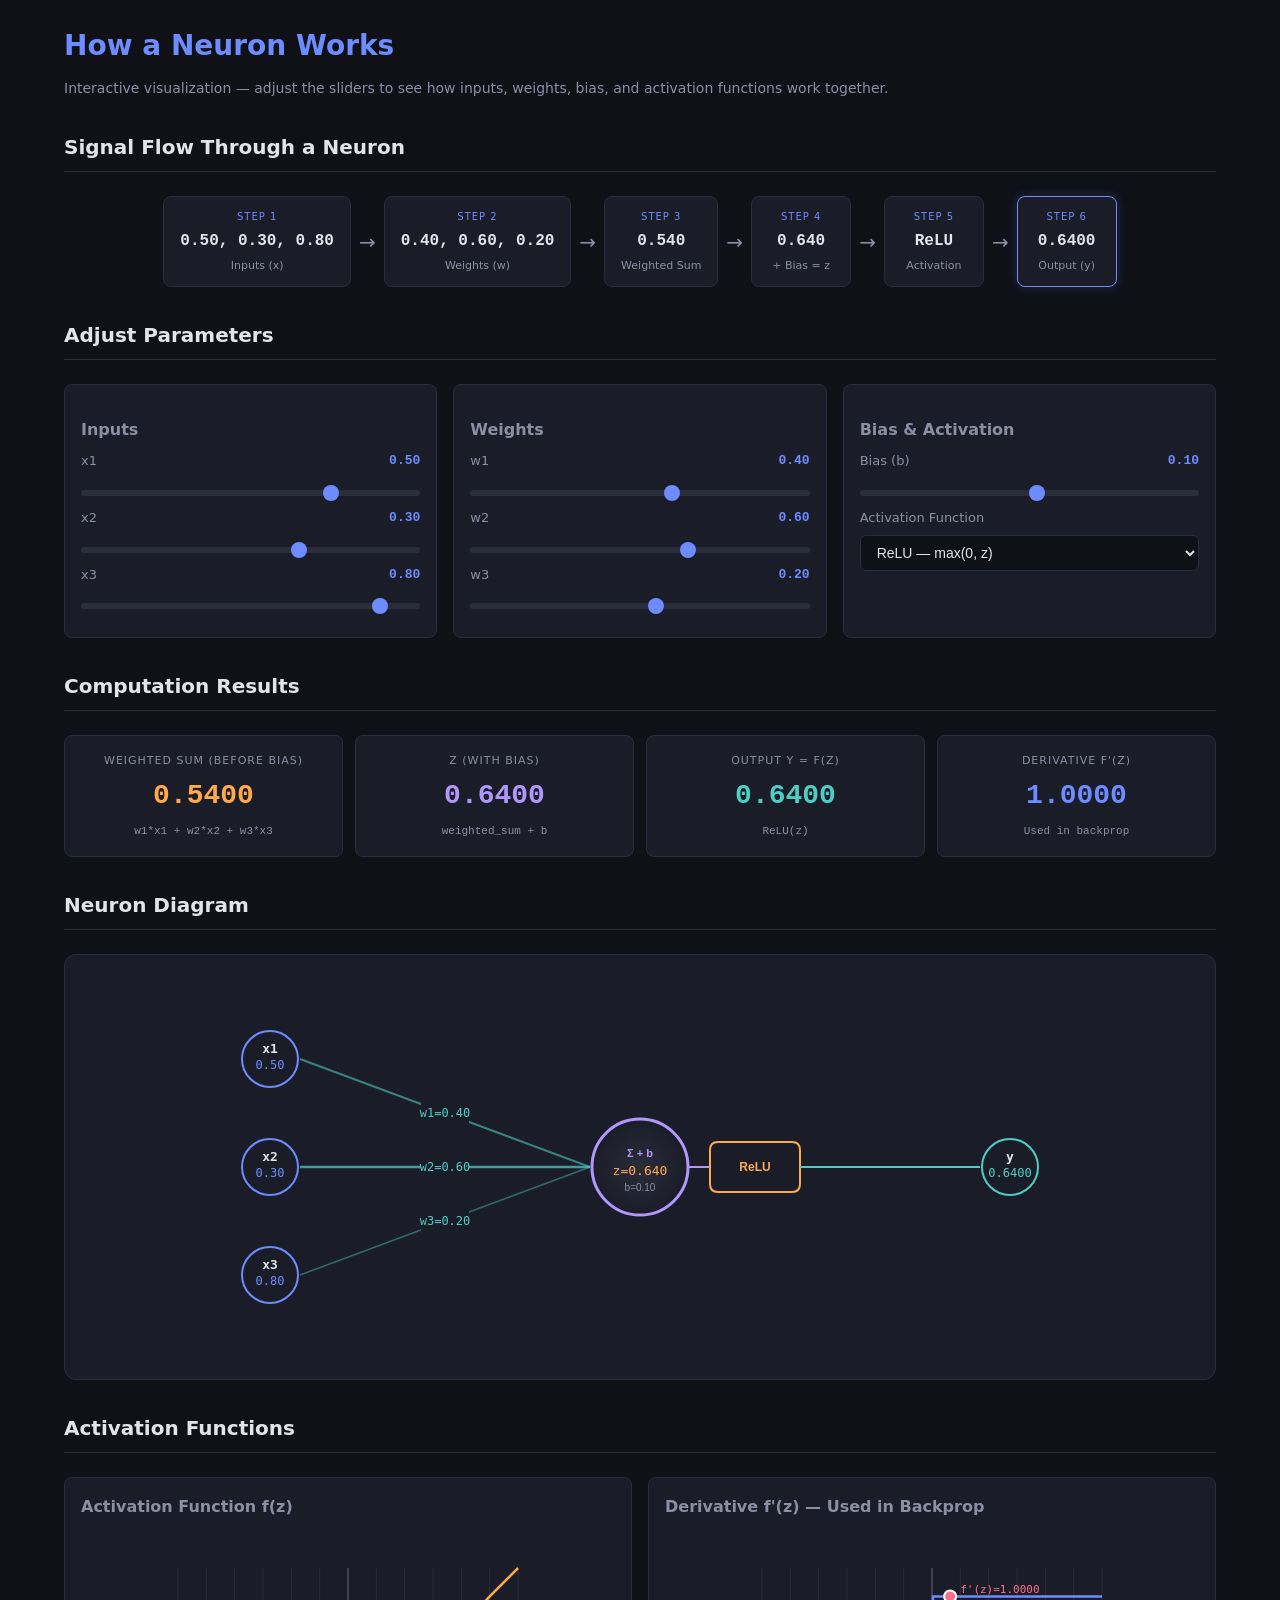
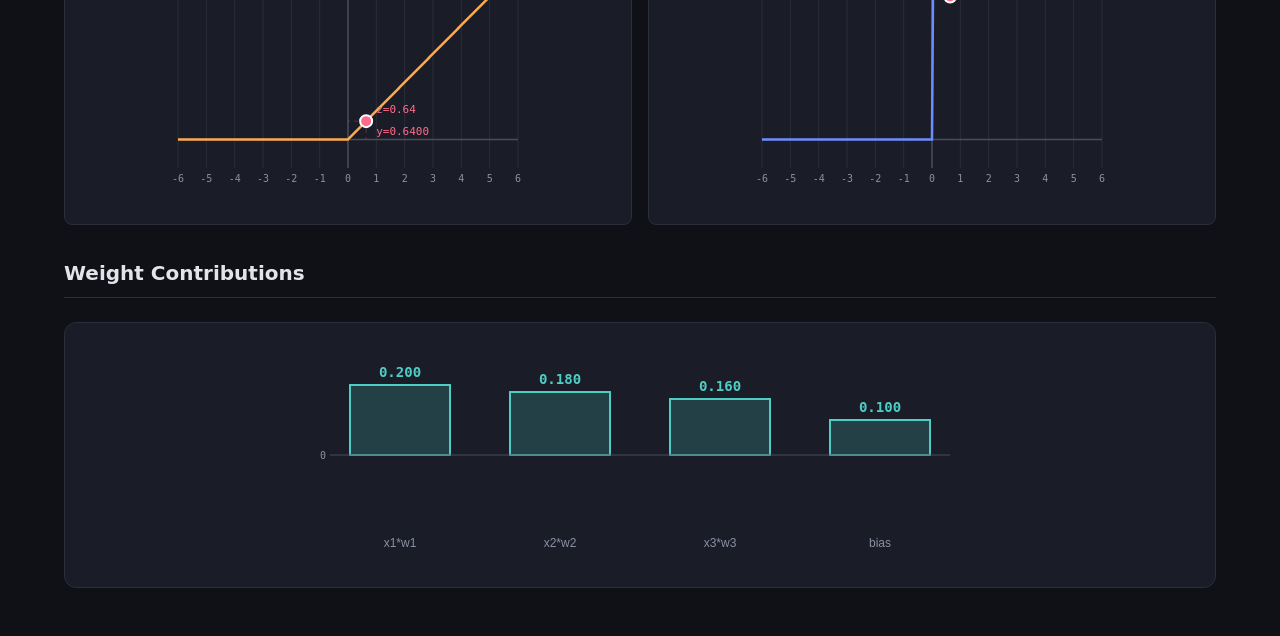
<file: visualizations/neuron_interactive.html>
<!DOCTYPE html>
<html lang="en">
<head>
<meta charset="UTF-8">
<meta name="viewport" content="width=device-width, initial-scale=1.0">
<title>How a Neuron Works — Interactive Visualization</title>
<style>
  :root {
    --bg: #0f1117;
    --surface: #1a1d27;
    --border: #2a2d3a;
    --text: #e2e4e9;
    --text-dim: #8b8fa3;
    --accent: #6c8cff;
    --accent2: #ff6c8c;
    --positive: #4ecdc4;
    --negative: #ff6b6b;
    --orange: #ffa94d;
    --purple: #b197fc;
  }
  * { box-sizing: border-box; margin: 0; padding: 0; }
  body {
    font-family: 'Segoe UI', system-ui, -apple-system, sans-serif;
    background: var(--bg);
    color: var(--text);
    line-height: 1.6;
    padding: 24px;
    max-width: 1200px;
    margin: 0 auto;
  }
  h1 { font-size: 28px; margin-bottom: 8px; color: var(--accent); }
  h2 { font-size: 20px; margin: 32px 0 16px; color: var(--text); border-bottom: 1px solid var(--border); padding-bottom: 8px; }
  h3 { font-size: 16px; margin: 16px 0 8px; color: var(--text-dim); }
  p { color: var(--text-dim); margin-bottom: 12px; font-size: 14px; }
  .subtitle { color: var(--text-dim); margin-bottom: 32px; font-size: 14px; }

  .neuron-container {
    background: var(--surface);
    border: 1px solid var(--border);
    border-radius: 12px;
    padding: 32px;
    margin: 24px 0;
  }
  canvas { display: block; margin: 0 auto; }

  .controls {
    display: grid;
    grid-template-columns: repeat(auto-fit, minmax(280px, 1fr));
    gap: 16px;
    margin: 24px 0;
  }
  .control-group {
    background: var(--surface);
    border: 1px solid var(--border);
    border-radius: 8px;
    padding: 16px;
  }
  .control-group label {
    display: flex;
    justify-content: space-between;
    align-items: center;
    font-size: 13px;
    color: var(--text-dim);
    margin-bottom: 6px;
  }
  .control-group label span.val {
    color: var(--accent);
    font-weight: 600;
    font-family: 'SF Mono', 'Fira Code', monospace;
  }
  input[type="range"] {
    width: 100%;
    height: 6px;
    -webkit-appearance: none;
    background: var(--border);
    border-radius: 3px;
    outline: none;
    margin-bottom: 12px;
  }
  input[type="range"]::-webkit-slider-thumb {
    -webkit-appearance: none;
    width: 16px;
    height: 16px;
    border-radius: 50%;
    background: var(--accent);
    cursor: pointer;
  }
  select {
    width: 100%;
    padding: 8px 12px;
    background: var(--bg);
    color: var(--text);
    border: 1px solid var(--border);
    border-radius: 6px;
    font-size: 14px;
    outline: none;
    cursor: pointer;
  }
  select:focus { border-color: var(--accent); }

  .output-panel {
    display: grid;
    grid-template-columns: repeat(auto-fit, minmax(200px, 1fr));
    gap: 12px;
    margin: 24px 0;
  }
  .output-card {
    background: var(--surface);
    border: 1px solid var(--border);
    border-radius: 8px;
    padding: 16px;
    text-align: center;
  }
  .output-card .label { font-size: 11px; text-transform: uppercase; letter-spacing: 1px; color: var(--text-dim); margin-bottom: 4px; }
  .output-card .value { font-size: 28px; font-weight: 700; font-family: 'SF Mono', 'Fira Code', monospace; }
  .output-card .formula { font-size: 11px; color: var(--text-dim); margin-top: 4px; font-family: 'SF Mono', monospace; }
  .val-positive { color: var(--positive); }
  .val-negative { color: var(--negative); }
  .val-accent { color: var(--accent); }
  .val-orange { color: var(--orange); }
  .val-purple { color: var(--purple); }

  .graph-container {
    display: grid;
    grid-template-columns: 1fr 1fr;
    gap: 16px;
    margin: 24px 0;
  }
  .graph-box {
    background: var(--surface);
    border: 1px solid var(--border);
    border-radius: 8px;
    padding: 16px;
  }
  .graph-box h3 { margin-top: 0; }

  .step-flow {
    display: flex;
    align-items: center;
    gap: 8px;
    margin: 24px 0;
    flex-wrap: wrap;
    justify-content: center;
  }
  .step-box {
    background: var(--surface);
    border: 1px solid var(--border);
    border-radius: 8px;
    padding: 12px 16px;
    text-align: center;
    min-width: 100px;
    transition: all 0.3s;
  }
  .step-box.active { border-color: var(--accent); box-shadow: 0 0 12px rgba(108,140,255,0.2); }
  .step-box .step-num { font-size: 10px; color: var(--accent); text-transform: uppercase; letter-spacing: 1px; }
  .step-box .step-val { font-size: 16px; font-weight: 700; margin-top: 4px; font-family: 'SF Mono', monospace; }
  .step-box .step-label { font-size: 11px; color: var(--text-dim); margin-top: 2px; }
  .arrow { color: var(--text-dim); font-size: 20px; }

  @media (max-width: 768px) {
    .graph-container { grid-template-columns: 1fr; }
    .controls { grid-template-columns: 1fr; }
    .step-flow { flex-direction: column; }
    .arrow { transform: rotate(90deg); }
  }
</style>
</head>
<body>

<h1>How a Neuron Works</h1>
<p class="subtitle">Interactive visualization — adjust the sliders to see how inputs, weights, bias, and activation functions work together.</p>

<!-- STEP FLOW -->
<h2>Signal Flow Through a Neuron</h2>
<div class="step-flow" id="stepFlow">
  <div class="step-box active" id="step-inputs"><div class="step-num">Step 1</div><div class="step-val" id="sf-inputs">—</div><div class="step-label">Inputs (x)</div></div>
  <div class="arrow">&#x2192;</div>
  <div class="step-box" id="step-weights"><div class="step-num">Step 2</div><div class="step-val" id="sf-weights">—</div><div class="step-label">Weights (w)</div></div>
  <div class="arrow">&#x2192;</div>
  <div class="step-box" id="step-sum"><div class="step-num">Step 3</div><div class="step-val" id="sf-sum">—</div><div class="step-label">Weighted Sum</div></div>
  <div class="arrow">&#x2192;</div>
  <div class="step-box" id="step-bias"><div class="step-num">Step 4</div><div class="step-val" id="sf-bias">—</div><div class="step-label">+ Bias = z</div></div>
  <div class="arrow">&#x2192;</div>
  <div class="step-box" id="step-act"><div class="step-num">Step 5</div><div class="step-val" id="sf-act">—</div><div class="step-label">Activation</div></div>
  <div class="arrow">&#x2192;</div>
  <div class="step-box" id="step-output"><div class="step-num">Step 6</div><div class="step-val" id="sf-output">—</div><div class="step-label">Output (y)</div></div>
</div>

<!-- CONTROLS -->
<h2>Adjust Parameters</h2>
<div class="controls">
  <div class="control-group">
    <h3>Inputs</h3>
    <label>x1 <span class="val" id="v-x1">0.50</span></label>
    <input type="range" id="x1" min="-1" max="1" step="0.01" value="0.5">
    <label>x2 <span class="val" id="v-x2">0.30</span></label>
    <input type="range" id="x2" min="-1" max="1" step="0.01" value="0.3">
    <label>x3 <span class="val" id="v-x3">0.80</span></label>
    <input type="range" id="x3" min="-1" max="1" step="0.01" value="0.8">
  </div>
  <div class="control-group">
    <h3>Weights</h3>
    <label>w1 <span class="val" id="v-w1">0.40</span></label>
    <input type="range" id="w1" min="-2" max="2" step="0.01" value="0.4">
    <label>w2 <span class="val" id="v-w2">0.60</span></label>
    <input type="range" id="w2" min="-2" max="2" step="0.01" value="0.6">
    <label>w3 <span class="val" id="v-w3">0.20</span></label>
    <input type="range" id="w3" min="-2" max="2" step="0.01" value="0.2">
  </div>
  <div class="control-group">
    <h3>Bias &amp; Activation</h3>
    <label>Bias (b) <span class="val" id="v-bias">0.10</span></label>
    <input type="range" id="bias" min="-2" max="2" step="0.01" value="0.1">
    <label>Activation Function</label>
    <select id="activation">
      <option value="sigmoid">Sigmoid — 1/(1+e^-z)</option>
      <option value="relu" selected>ReLU — max(0, z)</option>
      <option value="tanh">Tanh — (e^z - e^-z)/(e^z + e^-z)</option>
      <option value="leaky_relu">Leaky ReLU — max(0.01z, z)</option>
      <option value="linear">Linear (no activation)</option>
    </select>
  </div>
</div>

<!-- OUTPUT CARDS -->
<h2>Computation Results</h2>
<div class="output-panel">
  <div class="output-card">
    <div class="label">Weighted Sum (before bias)</div>
    <div class="value val-orange" id="out-wsum">0.00</div>
    <div class="formula">w1*x1 + w2*x2 + w3*x3</div>
  </div>
  <div class="output-card">
    <div class="label">z (with bias)</div>
    <div class="value val-purple" id="out-z">0.00</div>
    <div class="formula">weighted_sum + b</div>
  </div>
  <div class="output-card">
    <div class="label">Output y = f(z)</div>
    <div class="value val-positive" id="out-y">0.00</div>
    <div class="formula" id="out-formula">ReLU(z)</div>
  </div>
  <div class="output-card">
    <div class="label">Derivative f'(z)</div>
    <div class="value val-accent" id="out-deriv">0.00</div>
    <div class="formula">Used in backprop</div>
  </div>
</div>

<!-- NEURON DIAGRAM -->
<h2>Neuron Diagram</h2>
<div class="neuron-container">
  <canvas id="neuronCanvas" width="900" height="360"></canvas>
</div>

<!-- ACTIVATION GRAPHS -->
<h2>Activation Functions</h2>
<div class="graph-container">
  <div class="graph-box">
    <h3>Activation Function f(z)</h3>
    <canvas id="activationGraph" width="420" height="280"></canvas>
  </div>
  <div class="graph-box">
    <h3>Derivative f'(z) — Used in Backprop</h3>
    <canvas id="derivativeGraph" width="420" height="280"></canvas>
  </div>
</div>

<!-- WEIGHT CONTRIBUTION BAR -->
<h2>Weight Contributions</h2>
<div class="neuron-container">
  <canvas id="barChart" width="900" height="200"></canvas>
</div>

<script>
const $ = id => document.getElementById(id);
const sliders = ['x1','x2','x3','w1','w2','w3','bias'];
const actSelect = $('activation');

function sigmoid(z) { return 1 / (1 + Math.exp(-z)); }
function sigmoidDeriv(z) { const s = sigmoid(z); return s * (1 - s); }
function relu(z) { return Math.max(0, z); }
function reluDeriv(z) { return z > 0 ? 1 : 0; }
function leakyRelu(z) { return z > 0 ? z : 0.01 * z; }
function leakyReluDeriv(z) { return z > 0 ? 1 : 0.01; }
function tanhAct(z) { return Math.tanh(z); }
function tanhDeriv(z) { const t = Math.tanh(z); return 1 - t * t; }
function linear(z) { return z; }
function linearDeriv() { return 1; }

function getActivation(name) {
  switch(name) {
    case 'sigmoid': return { fn: sigmoid, deriv: sigmoidDeriv, label: 'Sigmoid' };
    case 'relu': return { fn: relu, deriv: reluDeriv, label: 'ReLU' };
    case 'tanh': return { fn: tanhAct, deriv: tanhDeriv, label: 'Tanh' };
    case 'leaky_relu': return { fn: leakyRelu, deriv: leakyReluDeriv, label: 'Leaky ReLU' };
    case 'linear': return { fn: linear, deriv: linearDeriv, label: 'Linear' };
  }
}

function compute() {
  const x = [+$('x1').value, +$('x2').value, +$('x3').value];
  const w = [+$('w1').value, +$('w2').value, +$('w3').value];
  const b = +$('bias').value;
  const act = getActivation(actSelect.value);

  const products = x.map((xi, i) => xi * w[i]);
  const wsum = products.reduce((a, b) => a + b, 0);
  const z = wsum + b;
  const y = act.fn(z);
  const dy = act.deriv(z);

  sliders.forEach(id => {
    const el = $(id);
    $('v-' + id).textContent = parseFloat(el.value).toFixed(2);
  });

  $('sf-inputs').textContent = x.map(v => v.toFixed(2)).join(', ');
  $('sf-weights').textContent = w.map(v => v.toFixed(2)).join(', ');
  $('sf-sum').textContent = wsum.toFixed(3);
  $('sf-bias').textContent = z.toFixed(3);
  $('sf-act').textContent = act.label;
  $('sf-output').textContent = y.toFixed(4);

  $('out-wsum').textContent = wsum.toFixed(4);
  $('out-z').textContent = z.toFixed(4);
  $('out-y').textContent = y.toFixed(4);
  $('out-deriv').textContent = dy.toFixed(4);
  $('out-formula').textContent = act.label + '(z)';

  const yEl = $('out-y');
  yEl.className = 'value ' + (y >= 0 ? 'val-positive' : 'val-negative');

  drawNeuron(x, w, b, z, y, products, act.label);
  drawActivationGraph(act, z, y);
  drawDerivativeGraph(act, z, dy);
  drawBarChart(x, w, products, b);
  animateSteps();
}

function animateSteps() {
  const steps = ['step-inputs','step-weights','step-sum','step-bias','step-act','step-output'];
  steps.forEach((id, i) => {
    setTimeout(() => {
      steps.forEach(s => $(s).classList.remove('active'));
      $(id).classList.add('active');
    }, i * 200);
  });
}

function drawNeuron(x, w, b, z, y, products, actLabel) {
  const canvas = $('neuronCanvas');
  const ctx = canvas.getContext('2d');
  const W = canvas.width, H = canvas.height;
  ctx.clearRect(0, 0, W, H);

  const inputX = 80, neuronX = W/2, outputX = W - 80;
  const neuronY = H/2;
  const inputPositions = [H*0.2, H*0.5, H*0.8];

  // connections
  for (let i = 0; i < 3; i++) {
    const weight = w[i];
    const alpha = Math.min(Math.abs(weight), 1);
    ctx.beginPath();
    ctx.moveTo(inputX + 30, inputPositions[i]);
    ctx.lineTo(neuronX - 50, neuronY);
    ctx.strokeStyle = weight >= 0
      ? `rgba(78,205,196,${0.3 + alpha * 0.7})`
      : `rgba(255,107,107,${0.3 + alpha * 0.7})`;
    ctx.lineWidth = 1 + Math.abs(weight) * 2.5;
    ctx.stroke();

    // weight label
    const mx = (inputX + 30 + neuronX - 50) / 2;
    const my = (inputPositions[i] + neuronY) / 2;
    ctx.fillStyle = '#1a1d27';
    ctx.fillRect(mx - 24, my - 10, 48, 20);
    ctx.fillStyle = weight >= 0 ? '#4ecdc4' : '#ff6b6b';
    ctx.font = '12px monospace';
    ctx.textAlign = 'center';
    ctx.fillText('w' + (i+1) + '=' + weight.toFixed(2), mx, my + 4);
  }

  // input circles
  for (let i = 0; i < 3; i++) {
    ctx.beginPath();
    ctx.arc(inputX, inputPositions[i], 28, 0, Math.PI * 2);
    ctx.fillStyle = var_surface();
    ctx.fill();
    ctx.strokeStyle = '#6c8cff';
    ctx.lineWidth = 2;
    ctx.stroke();
    ctx.fillStyle = '#e2e4e9';
    ctx.font = 'bold 13px monospace';
    ctx.textAlign = 'center';
    ctx.fillText('x' + (i+1), inputX, inputPositions[i] - 6);
    ctx.fillStyle = '#6c8cff';
    ctx.font = '12px monospace';
    ctx.fillText(x[i].toFixed(2), inputX, inputPositions[i] + 10);
  }

  // neuron body
  ctx.beginPath();
  ctx.arc(neuronX, neuronY, 48, 0, Math.PI * 2);
  const grad = ctx.createRadialGradient(neuronX, neuronY, 0, neuronX, neuronY, 48);
  grad.addColorStop(0, '#2a2d3a');
  grad.addColorStop(1, '#1a1d27');
  ctx.fillStyle = grad;
  ctx.fill();
  ctx.strokeStyle = '#b197fc';
  ctx.lineWidth = 3;
  ctx.stroke();

  ctx.fillStyle = '#b197fc';
  ctx.font = 'bold 11px sans-serif';
  ctx.textAlign = 'center';
  ctx.fillText('Σ + b', neuronX, neuronY - 10);
  ctx.fillStyle = '#ffa94d';
  ctx.font = '13px monospace';
  ctx.fillText('z=' + z.toFixed(3), neuronX, neuronY + 8);
  ctx.fillStyle = '#8b8fa3';
  ctx.font = '10px sans-serif';
  ctx.fillText('b=' + b.toFixed(2), neuronX, neuronY + 24);

  // activation box
  const actX = neuronX + 100;
  ctx.beginPath();
  ctx.moveTo(neuronX + 48, neuronY);
  ctx.lineTo(actX - 30, neuronY);
  ctx.strokeStyle = '#b197fc';
  ctx.lineWidth = 2;
  ctx.stroke();

  roundRect(ctx, actX - 30, neuronY - 25, 90, 50, 8);
  ctx.fillStyle = '#1a1d27';
  ctx.fill();
  ctx.strokeStyle = '#ffa94d';
  ctx.lineWidth = 2;
  ctx.stroke();
  ctx.fillStyle = '#ffa94d';
  ctx.font = 'bold 12px sans-serif';
  ctx.textAlign = 'center';
  ctx.fillText(actLabel, actX + 15, neuronY + 4);

  // output
  ctx.beginPath();
  ctx.moveTo(actX + 60, neuronY);
  ctx.lineTo(outputX - 30, neuronY);
  ctx.strokeStyle = '#4ecdc4';
  ctx.lineWidth = 2;
  ctx.stroke();

  ctx.beginPath();
  ctx.arc(outputX, neuronY, 28, 0, Math.PI * 2);
  ctx.fillStyle = var_surface();
  ctx.fill();
  ctx.strokeStyle = y >= 0 ? '#4ecdc4' : '#ff6b6b';
  ctx.lineWidth = 2;
  ctx.stroke();
  ctx.fillStyle = '#e2e4e9';
  ctx.font = 'bold 13px monospace';
  ctx.fillText('y', outputX, neuronY - 6);
  ctx.fillStyle = y >= 0 ? '#4ecdc4' : '#ff6b6b';
  ctx.font = '12px monospace';
  ctx.fillText(y.toFixed(4), outputX, neuronY + 10);
}

function var_surface() { return '#1a1d27'; }

function roundRect(ctx, x, y, w, h, r) {
  ctx.beginPath();
  ctx.moveTo(x + r, y);
  ctx.lineTo(x + w - r, y);
  ctx.quadraticCurveTo(x + w, y, x + w, y + r);
  ctx.lineTo(x + w, y + h - r);
  ctx.quadraticCurveTo(x + w, y + h, x + w - r, y + h);
  ctx.lineTo(x + r, y + h);
  ctx.quadraticCurveTo(x, y + h, x, y + h - r);
  ctx.lineTo(x, y + r);
  ctx.quadraticCurveTo(x, y, x + r, y);
  ctx.closePath();
}

function drawActivationGraph(act, currentZ, currentY) {
  const canvas = $('activationGraph');
  const ctx = canvas.getContext('2d');
  const W = canvas.width, H = canvas.height;
  const pad = 40;
  ctx.clearRect(0, 0, W, H);

  const zMin = -6, zMax = 6;
  const yMin = act.label === 'Linear' ? -6 : act.label === 'ReLU' || act.label === 'Leaky ReLU' ? -1 : -1.2;
  const yMax = act.label === 'Linear' ? 6 : act.label === 'ReLU' || act.label === 'Leaky ReLU' ? 6 : 1.2;

  function toCanvasX(z) { return pad + (z - zMin) / (zMax - zMin) * (W - 2 * pad); }
  function toCanvasY(y) { return H - pad - (y - yMin) / (yMax - yMin) * (H - 2 * pad); }

  // grid
  ctx.strokeStyle = '#2a2d3a';
  ctx.lineWidth = 1;
  for (let z = Math.ceil(zMin); z <= zMax; z++) {
    const cx = toCanvasX(z);
    ctx.beginPath(); ctx.moveTo(cx, pad); ctx.lineTo(cx, H - pad); ctx.stroke();
    ctx.fillStyle = '#8b8fa3'; ctx.font = '10px monospace'; ctx.textAlign = 'center';
    ctx.fillText(z, cx, H - pad + 14);
  }

  // axes
  ctx.strokeStyle = '#4a4d5a';
  ctx.lineWidth = 1.5;
  ctx.beginPath(); ctx.moveTo(pad, toCanvasY(0)); ctx.lineTo(W - pad, toCanvasY(0)); ctx.stroke();
  ctx.beginPath(); ctx.moveTo(toCanvasX(0), pad); ctx.lineTo(toCanvasX(0), H - pad); ctx.stroke();

  // function curve
  ctx.beginPath();
  ctx.strokeStyle = '#ffa94d';
  ctx.lineWidth = 2.5;
  for (let px = pad; px <= W - pad; px++) {
    const z = zMin + (px - pad) / (W - 2 * pad) * (zMax - zMin);
    const y = act.fn(z);
    const cy = toCanvasY(y);
    if (px === pad) ctx.moveTo(px, cy); else ctx.lineTo(px, cy);
  }
  ctx.stroke();

  // current point
  const dotX = toCanvasX(Math.max(zMin, Math.min(zMax, currentZ)));
  const dotY = toCanvasY(Math.max(yMin, Math.min(yMax, currentY)));
  ctx.beginPath();
  ctx.arc(dotX, dotY, 6, 0, Math.PI * 2);
  ctx.fillStyle = '#ff6c8c';
  ctx.fill();
  ctx.strokeStyle = '#fff';
  ctx.lineWidth = 2;
  ctx.stroke();

  // dashed lines
  ctx.setLineDash([4, 4]);
  ctx.strokeStyle = '#ff6c8c44';
  ctx.lineWidth = 1;
  ctx.beginPath(); ctx.moveTo(dotX, dotY); ctx.lineTo(dotX, toCanvasY(0)); ctx.stroke();
  ctx.beginPath(); ctx.moveTo(dotX, dotY); ctx.lineTo(toCanvasX(0), dotY); ctx.stroke();
  ctx.setLineDash([]);

  // labels
  ctx.fillStyle = '#ff6c8c';
  ctx.font = '11px monospace';
  ctx.textAlign = 'left';
  ctx.fillText('z=' + currentZ.toFixed(2), dotX + 10, dotY - 8);
  ctx.fillText('y=' + currentY.toFixed(4), dotX + 10, dotY + 14);
}

function drawDerivativeGraph(act, currentZ, currentDeriv) {
  const canvas = $('derivativeGraph');
  const ctx = canvas.getContext('2d');
  const W = canvas.width, H = canvas.height;
  const pad = 40;
  ctx.clearRect(0, 0, W, H);

  const zMin = -6, zMax = 6;
  const yMin = -0.2, yMax = 1.2;

  function toCanvasX(z) { return pad + (z - zMin) / (zMax - zMin) * (W - 2 * pad); }
  function toCanvasY(y) { return H - pad - (y - yMin) / (yMax - yMin) * (H - 2 * pad); }

  // grid
  ctx.strokeStyle = '#2a2d3a'; ctx.lineWidth = 1;
  for (let z = Math.ceil(zMin); z <= zMax; z++) {
    const cx = toCanvasX(z);
    ctx.beginPath(); ctx.moveTo(cx, pad); ctx.lineTo(cx, H - pad); ctx.stroke();
    ctx.fillStyle = '#8b8fa3'; ctx.font = '10px monospace'; ctx.textAlign = 'center';
    ctx.fillText(z, cx, H - pad + 14);
  }

  // axes
  ctx.strokeStyle = '#4a4d5a'; ctx.lineWidth = 1.5;
  ctx.beginPath(); ctx.moveTo(pad, toCanvasY(0)); ctx.lineTo(W - pad, toCanvasY(0)); ctx.stroke();
  ctx.beginPath(); ctx.moveTo(toCanvasX(0), pad); ctx.lineTo(toCanvasX(0), H - pad); ctx.stroke();

  // derivative curve
  ctx.beginPath();
  ctx.strokeStyle = '#6c8cff';
  ctx.lineWidth = 2.5;
  for (let px = pad; px <= W - pad; px++) {
    const z = zMin + (px - pad) / (W - 2 * pad) * (zMax - zMin);
    const d = act.deriv(z);
    const cy = toCanvasY(Math.max(yMin, Math.min(yMax, d)));
    if (px === pad) ctx.moveTo(px, cy); else ctx.lineTo(px, cy);
  }
  ctx.stroke();

  // current point
  const clampedDeriv = Math.max(yMin, Math.min(yMax, currentDeriv));
  const dotX = toCanvasX(Math.max(zMin, Math.min(zMax, currentZ)));
  const dotY = toCanvasY(clampedDeriv);
  ctx.beginPath();
  ctx.arc(dotX, dotY, 6, 0, Math.PI * 2);
  ctx.fillStyle = '#ff6c8c';
  ctx.fill();
  ctx.strokeStyle = '#fff';
  ctx.lineWidth = 2;
  ctx.stroke();

  ctx.fillStyle = '#ff6c8c';
  ctx.font = '11px monospace';
  ctx.textAlign = 'left';
  ctx.fillText("f'(z)=" + currentDeriv.toFixed(4), dotX + 10, dotY - 4);
}

function drawBarChart(x, w, products, b) {
  const canvas = $('barChart');
  const ctx = canvas.getContext('2d');
  const W = canvas.width, H = canvas.height;
  ctx.clearRect(0, 0, W, H);

  const labels = ['x1*w1', 'x2*w2', 'x3*w3', 'bias'];
  const values = [...products, b];
  const maxAbs = Math.max(...values.map(Math.abs), 0.01);

  const barW = 100, gap = 60;
  const totalW = labels.length * barW + (labels.length - 1) * gap;
  const startX = (W - totalW) / 2;
  const zeroY = H / 2;

  for (let i = 0; i < values.length; i++) {
    const bx = startX + i * (barW + gap);
    const val = values[i];
    const barH = (val / maxAbs) * (H / 2 - 30);

    const color = val >= 0 ? '#4ecdc4' : '#ff6b6b';
    ctx.fillStyle = color + '33';
    ctx.fillRect(bx, val >= 0 ? zeroY - barH : zeroY, barW, Math.abs(barH));
    ctx.strokeStyle = color;
    ctx.lineWidth = 2;
    ctx.strokeRect(bx, val >= 0 ? zeroY - barH : zeroY, barW, Math.abs(barH));

    ctx.fillStyle = color;
    ctx.font = 'bold 14px monospace';
    ctx.textAlign = 'center';
    const labelY = val >= 0 ? zeroY - barH - 8 : zeroY + Math.abs(barH) + 18;
    ctx.fillText(val.toFixed(3), bx + barW / 2, labelY);

    ctx.fillStyle = '#8b8fa3';
    ctx.font = '12px sans-serif';
    ctx.fillText(labels[i], bx + barW / 2, H - 8);
  }

  // zero line
  ctx.strokeStyle = '#4a4d5a';
  ctx.lineWidth = 1;
  ctx.beginPath();
  ctx.moveTo(startX - 20, zeroY);
  ctx.lineTo(startX + totalW + 20, zeroY);
  ctx.stroke();
  ctx.fillStyle = '#8b8fa3';
  ctx.font = '10px monospace';
  ctx.textAlign = 'right';
  ctx.fillText('0', startX - 24, zeroY + 4);
}

// event listeners
sliders.forEach(id => $(id).addEventListener('input', compute));
actSelect.addEventListener('change', compute);

// initial render
compute();
</script>

</body>
</html>
</file>
